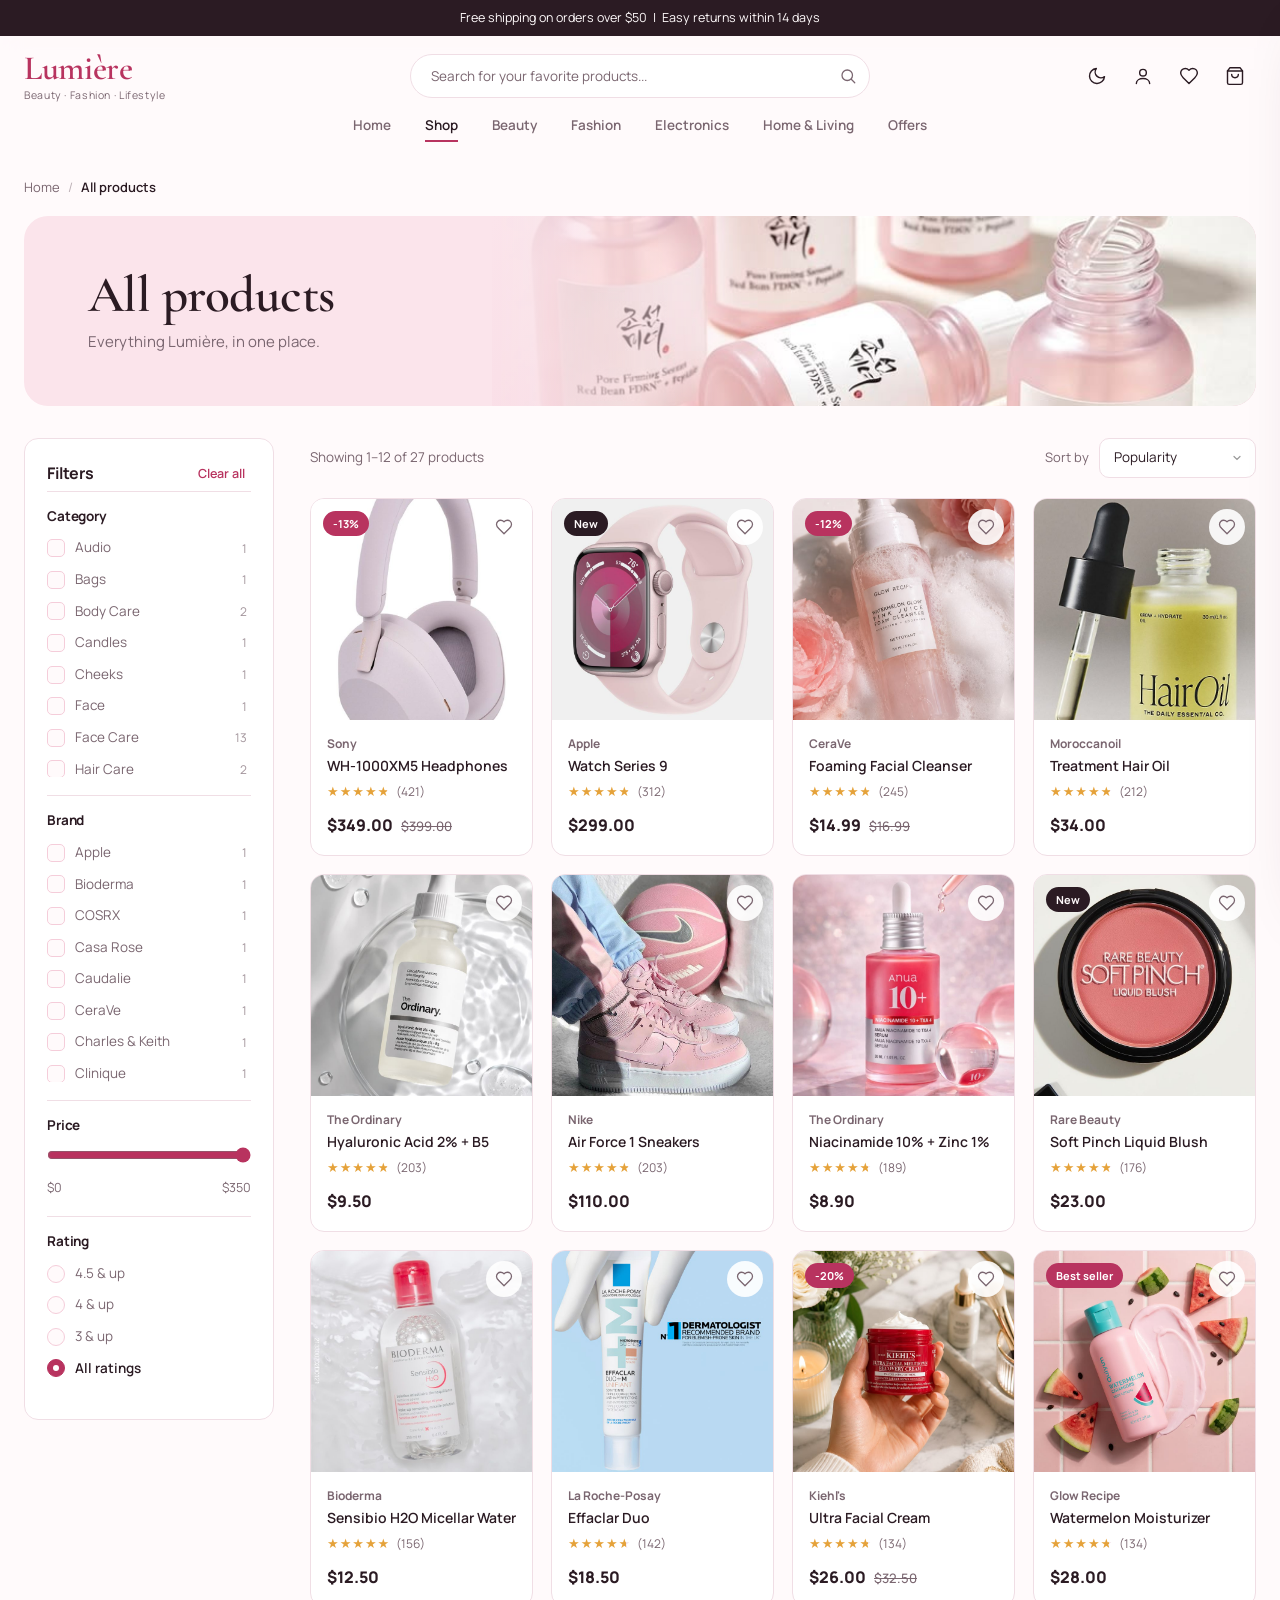
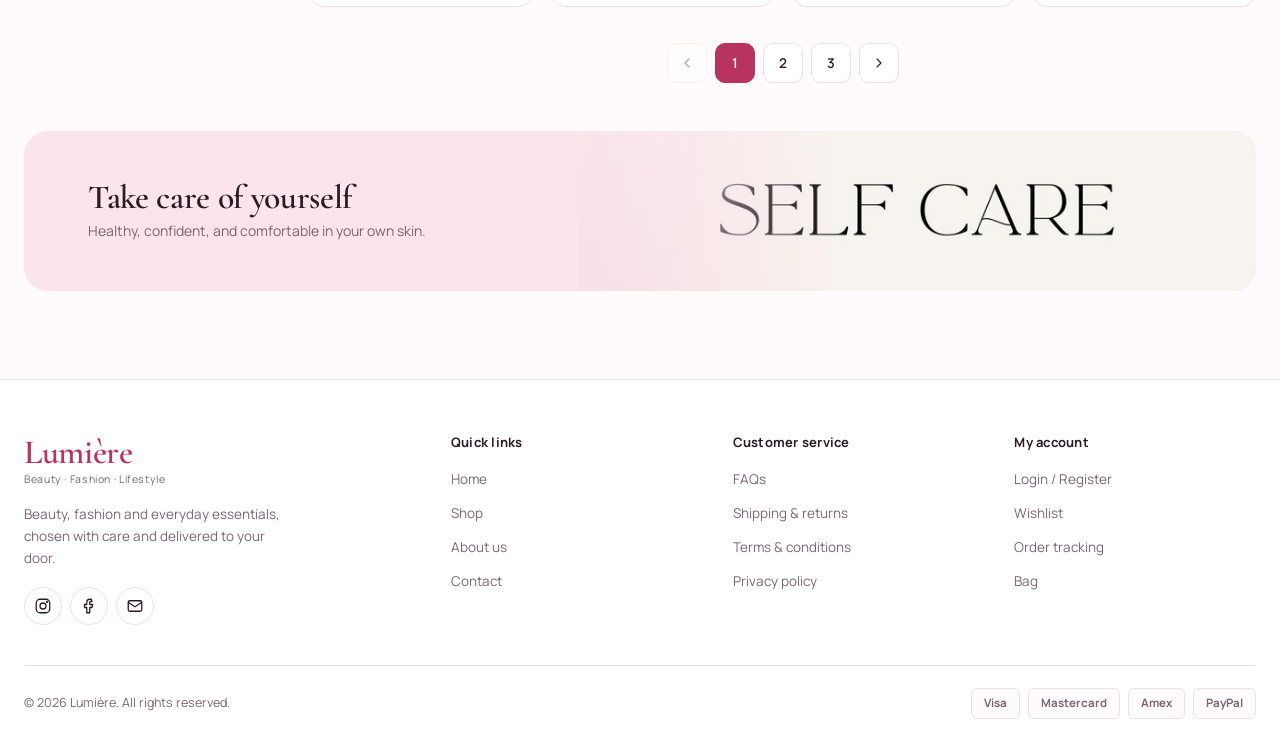
<file: lumiere/shop.html>
<!DOCTYPE html>
<html lang="en" data-theme="light">
<head>
  <meta charset="utf-8">
  <meta name="viewport" content="width=device-width, initial-scale=1">
  <title>Shop — Lumière</title>
  <script>
    (function () {
      var t = null;
      try { t = JSON.parse(localStorage.getItem('lum_theme')); } catch (e) {}
      if (!t) t = window.matchMedia && matchMedia('(prefers-color-scheme: dark)').matches ? 'dark' : 'light';
      document.documentElement.setAttribute('data-theme', t);
    })();
  </script>
  <link rel="preconnect" href="https://fonts.googleapis.com">
  <link rel="preconnect" href="https://fonts.gstatic.com" crossorigin>
  <link href="https://fonts.googleapis.com/css2?family=Cormorant+Garamond:wght@500;600;700&family=Manrope:wght@400;500;600;700;800&display=swap" rel="stylesheet">
  <link rel="stylesheet" href="css/style.css">
</head>
<body data-page="shop">

<main id="main">
  <div class="container">

    <nav class="crumbs" aria-label="Breadcrumb">
      <a href="index.html">Home</a><i>/</i><span id="crumbCur">Shop</span>
    </nav>

    <section class="banner">
      <div class="banner-copy">
        <h1 id="bannerTitle">Shop</h1>
        <p id="bannerTag"></p>
      </div>
      <span class="media"><img id="bannerImg" src="images/banner-all.jpg" alt=""></span>
    </section>

    <div class="shop">
      <aside class="filters" aria-label="Filters">
        <div class="filters-head">
          <h2>Filters</h2>
          <span>
            <button class="link-btn" id="clearBtn" type="button">Clear all</button>
          </span>
        </div>

        <div class="fgroup"><h3>Category</h3><ul id="fSubs"></ul></div>
        <div class="fgroup"><h3>Brand</h3><ul id="fBrands"></ul></div>
        <div class="fgroup">
          <h3>Price</h3>
          <input class="range" id="fPrice" type="range" min="0" max="100" step="1" value="100" aria-label="Maximum price">
          <div class="range-out"><span>$0</span><span id="priceMax">$100</span></div>
        </div>
        <div class="fgroup">
          <h3>Rating</h3>
          <ul>
            <li><label class="check"><input type="radio" name="rating" value="4.5"><span>4.5 &amp; up</span></label></li>
            <li><label class="check"><input type="radio" name="rating" value="4"><span>4 &amp; up</span></label></li>
            <li><label class="check"><input type="radio" name="rating" value="3"><span>3 &amp; up</span></label></li>
            <li><label class="check"><input type="radio" name="rating" value="0" checked><span>All ratings</span></label></li>
          </ul>
        </div>
        <button class="btn btn-block btn-sm filters-close" type="button" style="margin-top:6px">Show results</button>
      </aside>

      <section aria-label="Products">
        <div class="toolbar">
          <button class="btn btn-ghost btn-sm filter-toggle" type="button">
            <svg width="16" height="16" viewBox="0 0 24 24" fill="none" stroke="currentColor" stroke-width="1.8" stroke-linecap="round"><path d="M3 5h18M6 12h12M10 19h4"/></svg>Filters
          </button>
          <p id="count" role="status"></p>
          <label>Sort by
            <select class="select" id="sort">
              <option value="popular">Popularity</option>
              <option value="rating">Top rated</option>
              <option value="low">Price: low to high</option>
              <option value="high">Price: high to low</option>
              <option value="newest">Newest</option>
            </select>
          </label>
        </div>
        <div class="grid" id="grid"></div>
        <nav class="pager" id="pager" aria-label="Pagination"></nav>
      </section>
    </div>

    <section class="cta-strip">
      <div>
        <h2>Take care of yourself</h2>
        <p>Healthy, confident, and comfortable in your own skin.</p>
      </div>
      <span class="media"><img src="images/strip.jpg" data-src="images/strip.jpg" alt="" loading="lazy"></span>
    </section>

  </div>
</main>

<script src="js/jquery.js"></script>
<script src="js/products.js"></script>
<script src="js/main.js"></script>
</body>
</html>
</file>
<file: lumiere/css/style.css>
/* ==========================================================
   Lumière — stylesheet
   1. Tokens (light + dark)   2. Base   3. Header / footer
   4. Home   5. Shop   6. Product   7. Cart drawer   8. Utilities
   ========================================================== */

/* 1. Tokens ------------------------------------------------ */
:root {
  --serif: 'Cormorant Garamond', 'Iowan Old Style', Georgia, serif;
  --sans: 'Manrope', system-ui, -apple-system, 'Segoe UI', Roboto, sans-serif;

  --bg: #fffafb;
  --surface: #ffffff;
  --surface-2: #fdf1f4;
  --blush: #fbe4eb;
  --blush-2: #f5cdda;
  --ink: #2b1b23;
  --muted: #7a6670;
  --line: #f0dee5;
  --accent: #b8335f;
  --accent-hover: #9d2750;
  --accent-ink: #ffffff;
  --accent-soft: #fbe4eb;
  --star: #e5a23a;
  --ok: #2f8f64;
  --shadow: 0 1px 2px rgba(80, 30, 50, .05), 0 12px 28px -16px rgba(80, 30, 50, .22);
  --shadow-lg: 0 24px 60px -24px rgba(80, 30, 50, .35);
  --r-sm: 8px;
  --r: 14px;
  --r-lg: 24px;
  --header-h: 128px;
}

[data-theme='dark'] {
  --bg: #140e12;
  --surface: #1d1418;
  --surface-2: #261a20;
  --blush: #32202a;
  --blush-2: #452b38;
  --ink: #f7eaef;
  --muted: #b9a2ad;
  --line: #36262f;
  --accent: #f07ca5;
  --accent-hover: #f59ab9;
  --accent-ink: #2a0f1b;
  --accent-soft: #3a2230;
  --star: #f0b45a;
  --ok: #5cc596;
  --shadow: 0 1px 2px rgba(0, 0, 0, .3), 0 12px 28px -16px rgba(0, 0, 0, .6);
  --shadow-lg: 0 24px 60px -24px rgba(0, 0, 0, .8);
  color-scheme: dark;
}

/* 2. Base -------------------------------------------------- */
*, *::before, *::after { box-sizing: border-box; margin: 0; }
html { scroll-behavior: smooth; }
body {
  font: 400 15px/1.6 var(--sans);
  background: var(--bg);
  color: var(--ink);
  -webkit-font-smoothing: antialiased;
  transition: background-color .3s, color .3s;
}
img, svg { display: block; max-width: 100%; object-fit: contain;  background-size: cover; background-position: initial; backdrop-filter: var(--blush);}
a { color: inherit; text-decoration: none; }
button, input, select { font: inherit; color: inherit; }
button { background: none; border: 0; cursor: pointer; }
ul { list-style: none; padding: 0; }
:focus-visible { outline: 2px solid var(--accent); outline-offset: 3px; border-radius: 4px; }
.container { width: min(1280px, 100% - 48px); margin-inline: auto; }
.sr-only { position: absolute; width: 1px; height: 1px; overflow: hidden; clip: rect(0 0 0 0); white-space: nowrap; }

h1, h2, h3 { font-family: var(--serif); font-weight: 600; line-height: 1.08; letter-spacing: -.01em; }
.section { padding-block: 56px 8px; }
.section-head { display: flex; align-items: end; justify-content: space-between; gap: 16px; margin-bottom: 24px; }
.section-head h2 { font-size: clamp(1.9rem, 3vw, 2.5rem); }
.link-more { display: inline-flex; align-items: center; gap: 6px; font-size: 13.5px; font-weight: 600; color: var(--accent); }
.link-more:hover { text-decoration: underline; text-underline-offset: 4px; }

/* Buttons */
.btn {
  display: inline-flex; align-items: center; justify-content: center; gap: 10px;
  min-height: 46px; padding: 0 26px; border-radius: 999px;
  background: var(--accent); color: var(--accent-ink);
  font-weight: 700; font-size: 14px; letter-spacing: .01em;
  transition: background-color .2s, transform .2s, box-shadow .2s;
}
.btn:hover { background: var(--accent-hover); box-shadow: 0 10px 24px -12px var(--accent); }
.btn:active { transform: translateY(1px); }
.btn-ghost { background: transparent; color: var(--ink); border: 1px solid var(--line); }
.btn-ghost:hover { background: var(--surface-2); box-shadow: none; border-color: var(--blush-2); }
.btn-sm { min-height: 38px; padding: 0 18px; font-size: 13px; }
.btn-block { width: 100%; }

/* Images (placeholders) */
.media { position: relative; display: block; overflow: hidden; background: linear-gradient(135deg, var(--blush), var(--blush-2)); }
.media > img { width: 100%; height: 100%; object-fit: cover; transition: transform .6s cubic-bezier(.2, .7, .2, 1); }
.media.is-missing > img { display: none; }
.media.is-missing::after {
  content: attr(data-ph);
  position: absolute; inset: 12px; display: grid; place-items: center; text-align: center;
  font: 600 11px/1.4 var(--sans); color: var(--muted); word-break: break-all;
  border: 1px dashed color-mix(in srgb, var(--muted) 45%, transparent); border-radius: calc(var(--r) - 4px);
}
.r-1 { aspect-ratio: 1 / 1; } .r-45 { aspect-ratio: 4 / 5; } .r-34 { aspect-ratio: 3 / 4; } .r-169 { aspect-ratio: 16 / 9; }

/* Stars */
.stars { --r: 4.5; display: inline-block; font-size: 13px; line-height: 1; letter-spacing: 1px; position: relative;
  background: linear-gradient(90deg, var(--star) calc(var(--r) / 5 * 100%), var(--line) 0);
  -webkit-background-clip: text; background-clip: text; -webkit-text-fill-color: transparent; }
.stars::before { content: '★★★★★'; }
.rate { display: inline-flex; align-items: center; gap: 6px; font-size: 12px; color: var(--muted); }

/* Badges */
.badge { position: absolute; top: 12px; left: 12px; z-index: 2; padding: 4px 10px; border-radius: 999px; font-size: 11px; font-weight: 700; background: var(--accent); color: var(--accent-ink); }
.badge.is-new { background: var(--ink); color: var(--bg); }

/* 3. Header / footer --------------------------------------- */
.topbar { background: var(--ink); color: var(--bg); font-size: 12.5px; text-align: center; padding: 8px 16px; }
.site-header { position: sticky; top: 0; z-index: 50; background: color-mix(in srgb, var(--bg) 90%, transparent); backdrop-filter: saturate(1.4) blur(14px); border-bottom: 1px solid transparent; transition: border-color .3s, box-shadow .3s; }
.site-header.is-stuck { border-color: var(--line); box-shadow: 0 8px 24px -20px rgba(80, 30, 50, .5); }
.header-row { display: grid; grid-template-columns: 1fr minmax(260px, 460px) 1fr; align-items: center; gap: 24px; padding-block: 16px 6px; }
.logo { display: inline-block; line-height: 1; }
.logo b { display: block; font: 600 34px/1 var(--serif); color: var(--accent); letter-spacing: -.01em; }
.logo small { display: block; margin-top: 4px; font-size: 10.5px; color: var(--muted); letter-spacing: .06em; }
.search { position: relative; }
.search input { width: 100%; height: 44px; padding: 0 48px 0 20px; border-radius: 999px; border: 1px solid var(--line); background: var(--surface); font-size: 13.5px; transition: border-color .2s, box-shadow .2s; }
.search input::placeholder { color: var(--muted); }
.search input:focus { outline: none; border-color: var(--accent); box-shadow: 0 0 0 4px var(--accent-soft); }
.search button { position: absolute; right: 6px; top: 6px; width: 32px; height: 32px; display: grid; place-items: center; border-radius: 50%; color: var(--muted); }
.search button:hover { color: var(--accent); }
.actions { display: flex; justify-content: flex-end; gap: 4px; }
.icon-btn { position: relative; width: 42px; height: 42px; display: grid; place-items: center; border-radius: 50%; transition: background-color .2s, color .2s; }
.icon-btn:hover { background: var(--accent-soft); color: var(--accent); }
.count { position: absolute; top: 3px; right: 1px; min-width: 18px; height: 18px; padding: 0 5px; border-radius: 99px; background: var(--accent); color: var(--accent-ink); font-size: 10.5px; font-weight: 800; display: grid; place-items: center; }
.count:empty, .count[data-n='0'] { display: none; }
.theme-btn .i-sun { display: none; }
[data-theme='dark'] .theme-btn .i-sun { display: block; }
[data-theme='dark'] .theme-btn .i-moon { display: none; }
.burger { display: none; }
.header-row > div:first-child { display: flex; align-items: center; gap: 6px; }

.main-nav { display: flex; justify-content: center; gap: 4px 34px; padding-bottom: 10px; }
.main-nav a { position: relative; padding: 8px 0; font-size: 13.5px; font-weight: 600; color: var(--muted); transition: color .2s; }
.main-nav a::after { content: ''; position: absolute; left: 0; right: 0; bottom: 2px; height: 2px; background: var(--accent); transform: scaleX(0); transform-origin: left; transition: transform .25s; }
.main-nav a:hover, .main-nav a.is-active { color: var(--ink); }
.main-nav a:hover::after, .main-nav a.is-active::after { transform: scaleX(1); }

.site-footer { margin-top: 88px; background: var(--surface); border-top: 1px solid var(--line); }
.footer-grid { display: grid; grid-template-columns: 1.6fr 1fr 1fr 1fr; gap: 40px; padding-block: 56px 40px; }
.footer-grid h3 { font: 700 13px/1 var(--sans); margin-bottom: 18px; letter-spacing: .02em; }
.footer-grid li + li { margin-top: 10px; }
.footer-grid a { font-size: 13.5px; color: var(--muted); transition: color .2s; }
.footer-grid a:hover { color: var(--accent); }
.footer-about p { margin-block: 14px 18px; max-width: 34ch; font-size: 13.5px; color: var(--muted); }
.socials { display: flex; gap: 8px; }
.socials a { width: 38px; height: 38px; display: grid; place-items: center; border-radius: 50%; border: 1px solid var(--line); color: var(--ink); }
.socials a:hover { background: var(--accent); color: var(--accent-ink); border-color: var(--accent); }
.footer-bottom { display: flex; flex-wrap: wrap; align-items: center; justify-content: space-between; gap: 16px; padding-block: 22px; border-top: 1px solid var(--line); font-size: 12.5px; color: var(--muted); }
.pay { display: flex; gap: 8px; }
.pay span { padding: 5px 12px; border: 1px solid var(--line); border-radius: 6px; font-size: 11.5px; font-weight: 700; color: var(--muted); background: var(--bg); }
.to-top { position: fixed; right: 22px; bottom: 22px; z-index: 40; width: 46px; height: 46px; display: grid; place-items: center; border-radius: 50%; background: var(--surface); border: 1px solid var(--line); box-shadow: var(--shadow); opacity: 0; transform: translateY(10px); pointer-events: none; transition: .25s; }
.to-top.is-on { opacity: 1; transform: none; pointer-events: auto; }
.to-top svg { transform: rotate(-90deg); }

/* 4. Home -------------------------------------------------- */
.hero { position: relative; margin-top: 12px; border-radius: var(--r-lg); overflow: hidden; background: var(--blush); min-height: 540px; box-shadow: var(--shadow); }
.hero-slide { position: absolute; inset: 0; display: grid; grid-template-columns: minmax(0, 5fr) minmax(0, 6fr); opacity: 0; visibility: hidden; transition: opacity .7s, visibility .7s; }
.hero-slide.is-active { opacity: 1; visibility: visible; }
.hero-copy { display: flex; flex-direction: column; justify-content: center; align-items: flex-start; gap: 20px; padding: 56px clamp(28px, 6vw, 96px); background: linear-gradient(120deg, var(--blush) 60%, color-mix(in srgb, var(--blush) 0%, transparent)); position: relative; z-index: 2; }
.hero-tag { display: inline-flex; align-items: center; gap: 10px; font-size: 13px; font-weight: 700; color: var(--accent); }
.hero-tag::before { content: ''; width: 28px; height: 1.5px; background: currentColor; }
.hero h1 { font-size: clamp(2.8rem, 5.4vw, 5rem); max-width: 10ch; }
.hero p { max-width: 34ch; color: var(--muted); font-size: 16px; }
.hero .media { height: 100%; border-radius: 0; }
.hero-slide.is-active .hero-copy > * { animation: rise .8s cubic-bezier(.2, .7, .2, 1) both; }
.hero-slide.is-active .hero-copy > :nth-child(2) { animation-delay: .08s; }
.hero-slide.is-active .hero-copy > :nth-child(3) { animation-delay: .16s; }
.hero-slide.is-active .hero-copy > :nth-child(4) { animation-delay: .24s; }
@keyframes rise { from { opacity: 0; transform: translateY(18px); } to { opacity: 1; transform: none; } }
.hero-nav { position: absolute; top: 50%; z-index: 5; width: 44px; height: 44px; margin-top: -22px; display: grid; place-items: center; border-radius: 50%; background: color-mix(in srgb, var(--surface) 92%, transparent); box-shadow: var(--shadow); transition: transform .2s; }
.hero-nav:hover { transform: scale(1.08); }
.hero-nav.prev { left: 18px; } .hero-nav.next { right: 18px; }
.hero-dots { position: absolute; left: clamp(28px, 6vw, 96px); bottom: 28px; z-index: 5; display: flex; gap: 8px; }
.hero-dots button { width: 8px; height: 8px; border-radius: 99px; background: color-mix(in srgb, var(--accent) 30%, transparent); transition: width .3s, background-color .3s; }
.hero-dots button.is-active { width: 28px; background: var(--accent); }

.perks { display: grid; grid-template-columns: repeat(4, 1fr); gap: 16px; margin-top: 28px; padding: 22px 28px; background: var(--surface); border: 1px solid var(--line); border-radius: var(--r); }
.perk { display: flex; align-items: center; gap: 14px; }
.perk .ico { flex: none; width: 46px; height: 46px; display: grid; place-items: center; border-radius: 50%; background: var(--accent-soft); color: var(--accent); }
.perk b { display: block; font-size: 13.5px; }
.perk span { font-size: 12.5px; color: var(--muted); }

.cat-grid { display: grid; grid-template-columns: repeat(6, 1fr); gap: 16px; }
.cat-card { display: block; background: var(--surface); border: 1px solid var(--line); border-radius: var(--r); overflow: hidden; transition: box-shadow .3s, transform .3s; }
.cat-card:hover { box-shadow: var(--shadow); transform: translateY(-3px); }
.cat-card:hover .media > img { transform: scale(1.05); }
.cat-card div:last-child { padding: 14px 16px 16px; }
.cat-card b { display: block; font-size: 14.5px; }
.cat-card span { display: inline-flex; align-items: center; gap: 4px; font-size: 12px; font-weight: 600; color: var(--accent); }

.promos { display: grid; grid-template-columns: repeat(3, 1fr); gap: 20px; margin-top: 24px; }
.promo { position: relative; display: grid; grid-template-columns: 1fr 1fr; align-items: center; min-height: 220px; border-radius: var(--r-lg); overflow: hidden; background: var(--blush); }
.promo-copy { position: relative; z-index: 2; padding: 28px 8px 28px 28px; display: flex; flex-direction: column; align-items: flex-start; gap: 14px; }
.promo h3 { font-size: 1.7rem; }
.promo .media { position: absolute; right: 0; top: 0; width: 56%; height: 100%; }
.promo .media > img { mask-image: linear-gradient(90deg, transparent, #000 30%); -webkit-mask-image: linear-gradient(90deg, transparent, #000 30%); }
.promo:hover .media > img { transform: scale(1.04); }
.promo:nth-child(2) { background: var(--blush-2); }

.tabs { display: flex; gap: 6px; flex-wrap: wrap; }
.tabs button { padding: 8px 16px; border-radius: 999px; font-size: 13px; font-weight: 600; color: var(--muted); transition: .2s; }
.tabs button:hover { color: var(--ink); background: var(--surface-2); }
.tabs button.is-active { background: var(--ink); color: var(--bg); }
.carousel-ctrl { display: flex; gap: 8px; }
.carousel-ctrl button { width: 40px; height: 40px; display: grid; place-items: center; border: 1px solid var(--line); border-radius: 50%; background: var(--surface); transition: .2s; }
.carousel-ctrl button:hover { border-color: var(--accent); color: var(--accent); }
.rail { display: flex; gap: 18px; overflow-x: auto; scroll-snap-type: x proximity; padding: 4px 4px 22px; margin: -4px; scrollbar-width: none; }
.rail::-webkit-scrollbar { display: none; }
.rail .card { flex: 0 0 clamp(200px, 21%, 250px); scroll-snap-align: start; }

.newsletter { position: relative; display: grid; grid-template-columns: 1.1fr 1fr; align-items: center; margin-top: 64px; border-radius: var(--r-lg); overflow: hidden; background: var(--blush); }
.newsletter-copy { padding: 48px clamp(28px, 5vw, 64px); position: relative; z-index: 2; }
.newsletter h2 { font-size: 2.4rem; margin-bottom: 8px; }
.newsletter p { color: var(--muted); margin-bottom: 22px; max-width: 42ch; }
.nl-form { display: flex; gap: 8px; padding: 6px; background: var(--surface); border-radius: 999px; border: 1px solid var(--line); max-width: 480px; }
.nl-form input { flex: 1; min-width: 0; border: 0; background: transparent; padding: 0 16px; font-size: 14px; }
.nl-form input:focus { outline: none; }
.nl-form:focus-within { box-shadow: 0 0 0 4px var(--accent-soft); border-color: var(--accent); }
.nl-msg { margin-top: 10px; font-size: 13px; min-height: 20px; color: var(--accent); }
.newsletter .media { height: 100%; min-height: 260px; }

.testi { display: grid; grid-template-columns: repeat(3, 1fr); gap: 20px; }
.testi figure { padding: 28px; background: var(--surface); border: 1px solid var(--line); border-radius: var(--r); display: flex; flex-direction: column; gap: 14px; }
.testi blockquote { font: 500 1.28rem/1.4 var(--serif); }
.testi figcaption { display: flex; align-items: center; gap: 12px; margin-top: auto; font-size: 13px; }
.testi figcaption .media { width: 40px; height: 40px; border-radius: 50%; flex: none; }
.testi figcaption .media.is-missing::after { display: none; }
.testi figcaption b { display: block; }
.testi figcaption span { color: var(--muted); font-size: 12px; }

.gallery { display: grid; grid-template-columns: repeat(4, 1fr) 1.1fr; gap: 14px; }
.gallery .media { border-radius: var(--r); aspect-ratio: 3 / 4; }
.gallery .media:hover > img { transform: scale(1.05); }
.gallery-note { display: flex; flex-direction: column; justify-content: center; gap: 10px; padding: 28px; border-radius: var(--r); background: var(--blush); }
.gallery-note h3 { font-size: 2.1rem; }
.gallery-note p { color: var(--muted); font-size: 14px; }

/* Product cards */
.card { position: relative; display: flex; flex-direction: column; background: var(--surface); border: 1px solid var(--line); border-radius: var(--r); overflow: hidden; transition: box-shadow .3s, transform .3s, border-color .3s; }
.card:hover { box-shadow: var(--shadow); transform: translateY(-3px); border-color: var(--blush-2); }
.card:hover .media > img { transform: scale(1.05); }
.card-media { position: relative; }
.card-media .media { aspect-ratio: 1 / 1; }
.wish { position: absolute; top: 10px; right: 10px; z-index: 3; width: 36px; height: 36px; display: grid; place-items: center; border-radius: 50%; background: color-mix(in srgb, var(--surface) 90%, transparent); color: var(--muted); transition: .2s; }
.wish:hover { color: var(--accent); transform: scale(1.08); }
.wish.is-on { color: var(--accent); }
.wish.is-on svg { fill: currentColor; }
.quick-add { position: absolute; left: 10px; right: 10px; bottom: 10px; z-index: 3; min-height: 40px; border-radius: 10px; background: var(--ink); color: var(--bg); font-size: 13px; font-weight: 700; display: flex; align-items: center; justify-content: center; gap: 8px; opacity: 0; transform: translateY(8px); transition: .25s; }
.card:hover .quick-add, .quick-add:focus-visible { opacity: 1; transform: none; }
@media (hover: none) { .quick-add { opacity: 1; transform: none; } }
.card-body { display: flex; flex-direction: column; gap: 4px; padding: 14px 16px 16px; flex: 1; }
.card .brand { font-size: 12px; font-weight: 700; color: var(--muted); }
.card .name { font-size: 14px; font-weight: 600; line-height: 1.35; display: -webkit-box; -webkit-line-clamp: 2; -webkit-box-orient: vertical; overflow: hidden; }
.card .name:hover { color: var(--accent); }
.card .rate { margin-top: 2px; }
.price { margin-top: auto; padding-top: 8px; display: flex; align-items: baseline; gap: 8px; font-weight: 800; font-size: 16px; }
.price s { font-weight: 500; font-size: 13px; color: var(--muted); }

/* 5. Shop -------------------------------------------------- */
.crumbs { display: flex; flex-wrap: wrap; gap: 8px; margin-block: 22px 18px; font-size: 13px; color: var(--muted); }
.crumbs a:hover { color: var(--accent); }
.crumbs span:last-child { color: var(--ink); font-weight: 600; }
.crumbs i { font-style: normal; opacity: .5; }
.banner { position: relative; display: grid; align-items: center; min-height: 190px; border-radius: var(--r-lg); overflow: hidden; background: var(--blush); }
.banner .media { position: absolute; right: 0; top: 0; width: 62%; height: 100%; }
.banner .media > img { mask-image: linear-gradient(90deg, transparent, #000 40%); -webkit-mask-image: linear-gradient(90deg, transparent, #000 40%); }
.banner-copy { position: relative; z-index: 2; padding: 36px clamp(24px, 5vw, 64px); }
.banner h1 { font-size: clamp(2.2rem, 4vw, 3.4rem); }
.banner p { color: var(--muted); margin-top: 6px; }

.shop { display: grid; grid-template-columns: 250px minmax(0, 1fr); gap: 36px; margin-top: 32px; align-items: start; }
.filters { position: sticky; top: calc(var(--header-h) + 16px); padding: 22px; background: var(--surface); border: 1px solid var(--line); border-radius: var(--r); }
.filters-head { display: flex; align-items: center; justify-content: space-between; margin-bottom: 6px; }
.filters-head h2 { font: 700 16px/1 var(--sans); }
.link-btn { font-size: 12.5px; font-weight: 600; color: var(--accent); }
.link-btn:hover { text-decoration: underline; }
.fgroup { padding-block: 18px; border-top: 1px solid var(--line); }
.fgroup:first-of-type { margin-top: 12px; }
.fgroup h3 { font: 700 13.5px/1 var(--sans); margin-bottom: 14px; }
.fgroup ul { display: grid; gap: 10px; max-height: 240px; overflow: auto; padding-right: 4px; }
.check { display: flex; align-items: center; gap: 10px; font-size: 13.5px; color: var(--muted); cursor: pointer; transition: color .2s; }
.check:hover { color: var(--ink); }
.check input { appearance: none; width: 18px; height: 18px; flex: none; border: 1.5px solid var(--blush-2); border-radius: 5px; background: var(--bg); display: grid; place-items: center; cursor: pointer; transition: .15s; }
.check input[type='radio'] { border-radius: 50%; }
.check input:checked { background: var(--accent); border-color: var(--accent); }
.check input:checked::after { content: ''; width: 5px; height: 9px; border: solid var(--accent-ink); border-width: 0 2px 2px 0; transform: rotate(45deg) translate(-1px, -1px); }
.check input[type='radio']:checked::after { width: 6px; height: 6px; border: 0; border-radius: 50%; background: var(--accent-ink); transform: none; }
.check em { margin-left: auto; font-style: normal; font-size: 12px; opacity: .7; }
.check.is-on { color: var(--ink); font-weight: 600; }
.range { width: 100%; accent-color: var(--accent); }
.range-out { display: flex; justify-content: space-between; margin-top: 8px; font-size: 12.5px; color: var(--muted); }

.toolbar { display: flex; align-items: center; justify-content: space-between; gap: 16px; margin-bottom: 20px; }
.toolbar p { font-size: 13.5px; color: var(--muted); }
.toolbar label { display: flex; align-items: center; gap: 10px; font-size: 13px; color: var(--muted); }
.select { height: 40px; padding: 0 36px 0 14px; border: 1px solid var(--line); border-radius: 10px; background: var(--surface) url("data:image/svg+xml,%3Csvg xmlns='http://www.w3.org/2000/svg' width='12' height='12' viewBox='0 0 24 24' fill='none' stroke='%23999' stroke-width='2.4' stroke-linecap='round'%3E%3Cpath d='m6 9 6 6 6-6'/%3E%3C/svg%3E") no-repeat right 12px center; appearance: none; font-size: 13.5px; color: var(--ink); cursor: pointer; }
.filter-toggle { display: none; }
.filters-close { display: none; }
.grid { display: grid; grid-template-columns: repeat(auto-fill, minmax(210px, 1fr)); gap: 18px; }
.empty { grid-column: 1 / -1; padding: 64px 20px; text-align: center; background: var(--surface); border: 1px dashed var(--blush-2); border-radius: var(--r); }
.empty h3 { font-size: 1.8rem; margin-bottom: 6px; }
.empty p { color: var(--muted); margin-bottom: 18px; }
.pager { display: flex; justify-content: center; gap: 8px; margin-top: 36px; }
.pager button { min-width: 40px; height: 40px; padding: 0 8px; display: grid; place-items: center; border-radius: 10px; border: 1px solid var(--line); background: var(--surface); font-weight: 600; font-size: 13.5px; transition: .2s; }
.pager button:hover:not(:disabled) { border-color: var(--accent); color: var(--accent); }
.pager button.is-active { background: var(--accent); color: var(--accent-ink); border-color: var(--accent); }
.pager button:disabled { opacity: .4; cursor: default; }
.cta-strip { position: relative; display: flex; align-items: center; min-height: 160px; margin-top: 48px; border-radius: var(--r-lg); overflow: hidden; background: var(--blush); }
.cta-strip .media { position: absolute; right: 0; top: 0; width: 55%; height: 100%; }
.cta-strip .media > img { mask-image: linear-gradient(90deg, transparent, #000 40%); -webkit-mask-image: linear-gradient(90deg, transparent, #000 40%); }
.cta-strip div:first-child { position: relative; z-index: 2; padding: 28px clamp(24px, 5vw, 64px); }
.cta-strip h2 { font-size: 2.1rem; }
.cta-strip p { color: var(--muted); font-size: 14px; margin-top: 4px; }

/* 6. Product ----------------------------------------------- */
.pdp { display: grid; grid-template-columns: minmax(0, 1.05fr) minmax(0, 1fr); gap: clamp(28px, 5vw, 72px); margin-top: 8px; align-items: start; }
.gallery-pdp { display: grid; grid-template-columns: 76px minmax(0, 1fr); gap: 14px; position: sticky; top: calc(var(--header-h) + 16px); }
.thumbs { display: grid; gap: 10px; align-content: start; }
.thumbs button { border: 2px solid transparent; border-radius: 12px; overflow: hidden; transition: border-color .2s; }
.thumbs button.is-active { border-color: var(--accent); }
.thumbs .media { aspect-ratio: 1; }
.thumbs .media.is-missing::after { font-size: 8px; inset: 4px; }
.gallery-main { border-radius: var(--r-lg); overflow: hidden; border: 1px solid var(--line); }
.gallery-main .media { aspect-ratio: 1; }
.pdp-info h1 { font-size: clamp(2.2rem, 3.6vw, 3.2rem); margin: 6px 0 12px; }
.pdp-brand { font-size: 13px; font-weight: 700; color: var(--accent); }
.pdp-rate { display: flex; align-items: center; gap: 10px; font-size: 13px; color: var(--muted); }
.pdp-price { display: flex; align-items: center; gap: 14px; margin-block: 22px 16px; }
.pdp-price b { font-size: 2rem; font-weight: 800; }
.pdp-price s { color: var(--muted); }
.pdp-price .off { padding: 4px 10px; border-radius: 99px; background: var(--accent-soft); color: var(--accent); font-size: 12px; font-weight: 800; }
.pdp-info > p { color: var(--muted); max-width: 52ch; }
.feats { display: grid; gap: 10px; margin-block: 20px 26px; }
.feats li { display: flex; align-items: center; gap: 10px; font-size: 14px; }
.feats svg { color: var(--ok); flex: none; }
.buy { display: flex; flex-wrap: wrap; gap: 12px; }
.qty { display: inline-flex; align-items: center; border: 1px solid var(--line); border-radius: 999px; background: var(--surface); }
.qty button { width: 40px; height: 46px; display: grid; place-items: center; border-radius: 50%; }
.qty button:hover { color: var(--accent); }
.qty span { min-width: 28px; text-align: center; font-weight: 700; }
.buy .btn { flex: 1; min-width: 180px; }
.wish-btn { width: 48px; height: 48px; display: grid; place-items: center; border: 1px solid var(--line); border-radius: 50%; transition: .2s; }
.wish-btn:hover, .wish-btn.is-on { color: var(--accent); border-color: var(--accent); }
.wish-btn.is-on svg { fill: currentColor; }
.assure { display: grid; grid-template-columns: repeat(3, 1fr); gap: 12px; margin-top: 28px; padding-top: 24px; border-top: 1px solid var(--line); font-size: 12.5px; color: var(--muted); }
.assure div { display: flex; flex-direction: column; gap: 8px; align-items: flex-start; }
.assure svg { color: var(--accent); }
.meta { margin-top: 20px; font-size: 13px; color: var(--muted); display: grid; gap: 4px; }
.meta b { color: var(--ink); }
.pdp-tabs { margin-top: 64px; }
.tab-list { display: flex; gap: 28px; border-bottom: 1px solid var(--line); overflow-x: auto; }
.tab-list button { position: relative; padding: 14px 0; font-weight: 700; font-size: 14px; color: var(--muted); white-space: nowrap; }
.tab-list button.is-active { color: var(--ink); }
.tab-list button.is-active::after { content: ''; position: absolute; left: 0; right: 0; bottom: -1px; height: 2px; background: var(--accent); }
.tab-panel { display: none; padding-block: 28px; max-width: 74ch; color: var(--muted); }
.tab-panel.is-active { display: block; }
.tab-panel p + p { margin-top: 12px; }
.review { padding-block: 18px; border-bottom: 1px solid var(--line); }
.review:last-child { border: 0; }
.review b { color: var(--ink); margin-right: 8px; }
.review .stars { margin-block: 6px; display: block; width: max-content; }

/* 7. Cart drawer & toast ----------------------------------- */
.overlay { position: fixed; inset: 0; z-index: 90; background: rgba(30, 10, 20, .5); backdrop-filter: blur(3px); opacity: 0; visibility: hidden; transition: .3s; }
.overlay.is-on { opacity: 1; visibility: visible; }
.drawer { position: fixed; top: 0; right: 0; bottom: 0; z-index: 100; width: min(440px, 100%); display: flex; flex-direction: column; background: var(--surface); box-shadow: var(--shadow-lg); transform: translateX(104%); transition: transform .4s cubic-bezier(.2, .7, .2, 1); }
.drawer.is-on { transform: none; }
.drawer-head { display: flex; align-items: center; justify-content: space-between; padding: 22px 24px 16px; }
.drawer-head h2 { font-size: 1.9rem; }
.drawer-head small { display: block; color: var(--muted); font: 500 13px/1.4 var(--sans); margin-top: 4px; }
.ship-bar { margin: 0 24px 6px; padding: 14px 16px; border-radius: var(--r-sm); background: var(--surface-2); font-size: 13px; }
.ship-bar i { display: block; height: 6px; margin-top: 10px; border-radius: 9px; background: var(--line); overflow: hidden; }
.ship-bar i b { display: block; height: 100%; width: 0; background: var(--accent); border-radius: inherit; transition: width .5s; }
.drawer-body { flex: 1; overflow: auto; padding: 8px 24px; }
.line { display: grid; grid-template-columns: 76px 1fr auto; gap: 14px; padding-block: 16px; border-bottom: 1px solid var(--line); }
.line .media { aspect-ratio: 1; border-radius: 10px; }
.line .media.is-missing::after { font-size: 7px; inset: 4px; }
.line a { font-size: 14px; font-weight: 600; line-height: 1.35; display: block; }
.line a:hover { color: var(--accent); }
.line small { color: var(--muted); font-size: 12px; }
.line .qty { margin-top: 8px; }
.line .qty button { width: 30px; height: 32px; }
.line .qty span { font-size: 13px; min-width: 22px; }
.line-side { display: flex; flex-direction: column; align-items: flex-end; justify-content: space-between; font-weight: 800; }
.line-side button { color: var(--muted); }
.line-side button:hover { color: var(--accent); }
.drawer-empty { text-align: center; padding: 64px 12px; color: var(--muted); }
.drawer-empty h3 { font-size: 1.7rem; color: var(--ink); margin-bottom: 6px; }
.drawer-empty .btn { margin-top: 18px; }
.drawer-foot { padding: 20px 24px 24px; border-top: 1px solid var(--line); display: grid; gap: 10px; }
.sum { display: flex; justify-content: space-between; font-size: 14px; color: var(--muted); }
.sum.total { color: var(--ink); font-size: 18px; font-weight: 800; padding-top: 10px; border-top: 1px solid var(--line); margin-bottom: 6px; }
.sum .free { color: var(--ok); font-weight: 700; }
.drawer-foot .link-btn { text-align: center; color: var(--muted); font-size: 13.5px; }

.toasts { position: fixed; left: 50%; bottom: 24px; z-index: 120; transform: translateX(-50%); display: grid; gap: 8px; justify-items: center; pointer-events: none; }
.toast { display: flex; align-items: center; gap: 10px; padding: 12px 20px; border-radius: 999px; background: var(--ink); color: var(--bg); font-size: 13.5px; font-weight: 600; box-shadow: var(--shadow-lg); animation: rise .35s both; }
.toast svg { color: var(--ok); }

/* 8. Responsive -------------------------------------------- */
@media (max-width: 1100px) {
  .cat-grid { grid-template-columns: repeat(3, 1fr); }
  .perks { grid-template-columns: repeat(2, 1fr); }
  .promos { grid-template-columns: 1fr; }
  .gallery { grid-template-columns: repeat(2, 1fr); }
  .gallery-note { grid-column: 1 / -1; }
  .footer-grid { grid-template-columns: 1fr 1fr; }
}
@media (max-width: 900px) {
  :root { --header-h: 72px; }
  .header-row { grid-template-columns: auto 1fr auto; gap: 12px; }
  .search { grid-column: 1 / -1; grid-row: 2; }
  .burger { display: grid; }
  .main-nav { display: none; flex-direction: column; gap: 0; padding: 4px 0 14px; }
  .main-nav.is-open { display: flex; }
  .main-nav a { padding: 12px 0; border-bottom: 1px solid var(--line); }
  .main-nav a::after { display: none; }
  .hero { min-height: 640px; }
  .hero-slide { grid-template-columns: 1fr; grid-template-rows: auto 1fr; }
  .hero-slide .media { grid-row: 2; }
  .hero-copy { background: var(--blush); padding-bottom: 44px; }
  .hero-dots { left: 50%; transform: translateX(-50%); bottom: 16px; }
  .hero-nav { top: auto; bottom: 8px; margin: 0; }
  .newsletter { grid-template-columns: 1fr; }
  .testi { grid-template-columns: 1fr; }
  .shop { grid-template-columns: 1fr; }
  .filters { position: fixed; inset: 0 auto 0 0; z-index: 100; width: min(340px, 90%); border-radius: 0; overflow: auto; transform: translateX(-104%); transition: transform .35s; }
  .filters.is-on { transform: none; }
  .filter-toggle { display: inline-flex; }
  .filters-close { display: flex; }
  .pdp { grid-template-columns: 1fr; }
  .gallery-pdp { position: static; grid-template-columns: 1fr; }
  .thumbs { grid-template-columns: repeat(4, 76px); grid-row: 2; }
}
@media (max-width: 560px) {
  .container { width: calc(100% - 28px); }
  .cat-grid { grid-template-columns: repeat(2, 1fr); }
  .perks { grid-template-columns: 1fr; }
  .toolbar { flex-wrap: wrap; }
  .grid { grid-template-columns: repeat(2, 1fr); gap: 12px; }
  .footer-grid { grid-template-columns: 1fr; }
  .promo { grid-template-columns: 1fr; }
  .rail .card { flex-basis: 62%; }
  .assure { grid-template-columns: 1fr; }
  .section { padding-top: 44px; }
}
@media (prefers-reduced-motion: reduce) {
  *, *::before, *::after { animation: none !important; transition-duration: .01ms !important; scroll-behavior: auto !important; }
}

@media (max-width: 560px) { .logo small { display: none; } }
</file>
